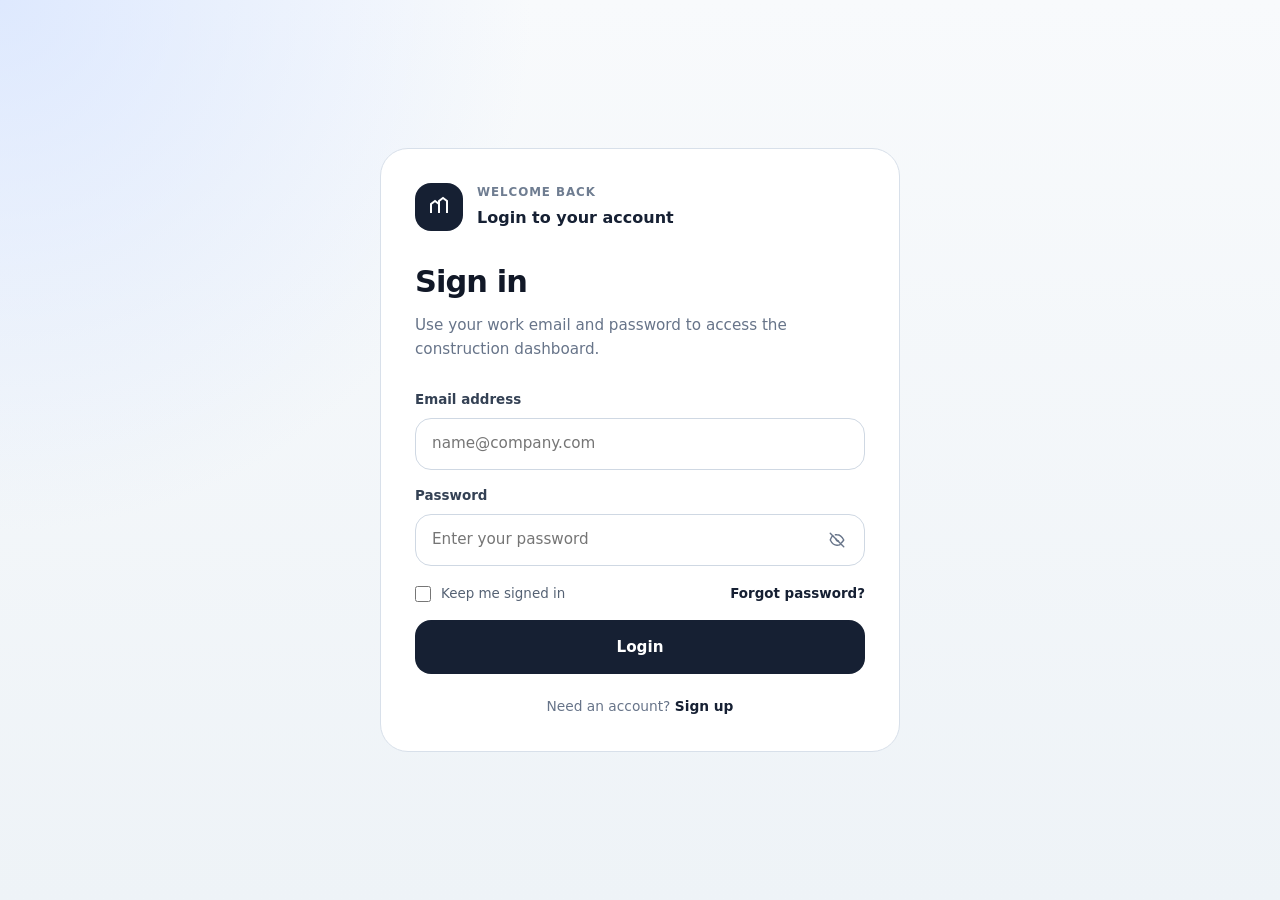
<file: index.html>
<!DOCTYPE html>
<html lang="en">
<head>
    <meta charset="UTF-8">
    <meta name="viewport" content="width=device-width, initial-scale=1.0">
    <title>CEJ Construction - Dashboard</title>
    <link rel="stylesheet" href="style.css">
</head>
<body>
    <div class="app-shell">
        <div class="sidebar-backdrop" id="sidebarBackdrop" hidden></div>
        <aside class="sidebar" id="sidebar">
            <div class="sidebar__header">
                <button class="sidebar-close" id="sidebarClose" type="button" aria-label="Close navigation menu">
                    <svg viewBox="0 0 24 24">
                        <path d="M6 6l12 12"></path>
                        <path d="M18 6L6 18"></path>
                    </svg>
                </button>
                <div class="brand">
                    <div class="brand__logo" aria-hidden="true">
                        <svg viewBox="0 0 48 48" class="brand__logo-svg">
                            <rect x="4" y="26" width="10" height="14" rx="1" stroke="white" stroke-width="2.5" fill="none"></rect>
                            <rect x="18" y="18" width="10" height="22" rx="1" stroke="white" stroke-width="2.5" fill="none"></rect>
                            <rect x="32" y="10" width="12" height="30" rx="1" stroke="white" stroke-width="2.5" fill="none"></rect>
                            <path d="M6 20L18 14L30 19L42 8" stroke="white" stroke-width="3" fill="none"></path>
                        </svg>
                    </div>
                    <div class="brand__text">
                        <h1>CEJ Construction</h1>
                        <p id="sidebarBrandMeta">Signed out</p>
                    </div>
                </div>
            </div>

            <nav class="sidebar__nav" id="sidebarNav" aria-label="Primary"></nav>

            <div class="sidebar__footer">
                <div class="profile-card">
                    <div class="profile-card__avatar" id="sidebarProfileAvatar">GU</div>
                    <div class="profile-card__info">
                        <strong id="sidebarProfileName">Guest User</strong>
                        <span id="sidebarProfileEmail">Not signed in</span>
                    </div>
                </div>
                <button class="logout-button" id="logoutButton" type="button">
                    <span class="menu-icon" aria-hidden="true">
                        <svg viewBox="0 0 24 24">
                            <path d="M9 21H5a2 2 0 0 1-2-2V5a2 2 0 0 1 2-2h4"></path>
                            <path d="M16 17l5-5-5-5"></path>
                            <path d="M21 12H9"></path>
                        </svg>
                    </span>
                    <span>Logout</span>
                </button>
            </div>
        </aside>

        <main class="main content-area">
            <header class="topbar content-header" id="appHeader">
                <div class="page-title" id="contentHeaderTitle">Dashboard</div>
                <div class="topbar-right header-actions" id="topbarActions">
                    <button class="topbar-primary-action" id="newJobButton" type="button">
                        <span aria-hidden="true">+</span>
                        <span>New job</span>
                    </button>
                    <button class="notification-button" id="notificationToggle" type="button" aria-label="Show notifications" aria-expanded="false">
                        <span class="menu-icon" aria-hidden="true">
                            <svg viewBox="0 0 24 24">
                                <path d="M6 8a6 6 0 1 1 12 0c0 7 3 9 3 9H3s3-2 3-9"></path>
                                <path d="M10 21a2 2 0 0 0 4 0"></path>
                            </svg>
                        </span>
                        <span class="notification-button__badge" id="notificationBadge">3</span>
                    </button>
                    <button class="menu-toggle" id="sidebarToggle" type="button" aria-label="Open navigation menu" aria-expanded="false" aria-controls="sidebar">
                        <svg viewBox="0 0 24 24">
                            <line x1="4" y1="7" x2="20" y2="7"></line>
                            <line x1="4" y1="12" x2="20" y2="12"></line>
                            <line x1="4" y1="17" x2="20" y2="17"></line>
                        </svg>
                    </button>
                    <div class="notification-card" id="notificationCard" hidden>
                        <div class="notification-card__header">
                            <strong>Notifications</strong>
                            <button class="notification-card__mark-all" id="notificationMarkAll" type="button">Mark all read</button>
                        </div>
                        <div class="notification-list" id="notificationList"></div>
                    </div>
                </div>
            </header>

            <section class="content page-content" id="content">
                <div class="page active page-layout" id="pageContent"></div>
            </section>
        </main>
    </div>
    <div class="toast-stack" id="toastStack" aria-live="polite" aria-atomic="true"></div>

    <script src="js/sidebar.js"></script>
    <script src="js/pages/dashboard.js"></script>
    <script src="js/pages/schedule.js"></script>
    <script src="js/pages/scope.js"></script>
    <script src="js/pages/team.js"></script>
    <script src="js/pages/finance.js"></script>
    <script src="js/pages/notifications.js"></script>
    <script src="js/pages/clients.js"></script>
    <script src="js/pages/forms.js"></script>
    <script src="js/pages/archive.js"></script>
    <script src="js/pages/reporting.js"></script>
    <script src="js/pages/messages.js"></script>
    <script src="js/pages/access.js"></script>
    <script src="js/pages/login.js"></script>
    <script src="js/pages/signup.js"></script>
    <script src="js/supabase-config.js"></script>
    <script src="js/app.js"></script>
</body>
</html>
</file>
<file: style.css>
* {
    box-sizing: border-box;
}

[hidden] {
    display: none !important;
}

:root {
    --bg: #f4f6fb;
    --panel: #ffffff;
    --border: #e6e8f0;
    --text: #18243d;
    --muted: #6f7a8f;
    --accent: #f4f7ff;
    --accent-strong: #2f6df6;
    --danger: #eb5757;
    --shadow: 0 20px 45px rgba(24, 36, 61, 0.08);
}

body {
    margin: 0;
    min-height: 100vh;
    font-family: "Segoe UI", Tahoma, Geneva, Verdana, sans-serif;
    background:
        radial-gradient(circle at top left, rgba(47, 109, 246, 0.08), transparent 30%),
        linear-gradient(180deg, #f8faff 0%, var(--bg) 100%);
    color: var(--text);
}

.app-shell {
    display: flex;
    min-height: 100vh;
}

.sidebar {
    width: 246px;
    background: var(--panel);
    border-right: 1px solid var(--border);
    display: flex;
    flex-direction: column;
}

.sidebar__header {
    padding: 22px 16px 18px;
    border-bottom: 1px solid var(--border);
}

.brand {
    display: flex;
    align-items: center;
    gap: 12px;
}

.brand__logo {
    width: 44px;
    height: 44px;
    border-radius: 12px;
    background: linear-gradient(135deg, #192848, #2f6df6);
    display: grid;
    place-items: center;
    flex-shrink: 0;
}

.brand__logo-svg {
    width: 26px;
    height: 26px;
    fill: #f8fbff;
    stroke: #f8fbff;
}

.brand__text h1 {
    margin: 0;
    font-size: 1.6rem;
    line-height: 1.2;
}

.brand__text p {
    margin: 4px 0 0;
    color: var(--muted);
    font-size: 0.95rem;
}

.sidebar__nav {
    padding: 14px 0;
    flex: 1;
}

.nav-item {
    display: flex;
    align-items: center;
    gap: 14px;
    width: 100%;
    padding: 14px 20px;
    border: 0;
    border-left: 3px solid transparent;
    background: transparent;
    color: var(--muted);
    font: inherit;
    text-align: left;
    border-radius: 8px;
    cursor: pointer;
    transition: background-color 0.2s ease, color 0.2s ease, border-color 0.2s ease;
}

.nav-item:hover {
    background: #fafbfe;
    color: var(--text);
}

.nav-item.is-active {
    background: var(--accent);
    border-left-color: var(--accent-strong);
    color: var(--text);
    font-weight: 600;
}

.menu-icon {
    width: 20px;
    height: 20px;
    display: inline-flex;
    align-items: center;
    justify-content: center;
    color: #8a94ab;
    flex-shrink: 0;
}

.nav-item.is-active .menu-icon,
.logout-button:hover .menu-icon {
    color: var(--accent-strong);
}

.menu-icon svg {
    width: 20px;
    height: 20px;
    fill: none;
    stroke: currentColor;
    stroke-width: 1.8;
    stroke-linecap: round;
    stroke-linejoin: round;
}

.nav-item__label {
    flex: 1;
}

.nav-item__badge {
    min-width: 22px;
    height: 22px;
    border-radius: 999px;
    background: var(--danger);
    color: #fff;
    display: inline-flex;
    align-items: center;
    justify-content: center;
    font-size: 0.75rem;
    font-weight: 700;
    padding: 0 6px;
}

.sidebar__footer {
    padding: 16px;
    border-top: 1px solid var(--border);
    background: linear-gradient(180deg, rgba(244, 247, 255, 0.3), rgba(244, 247, 255, 0.8));
}

.profile-card {
    display: flex;
    align-items: center;
    gap: 12px;
    margin-bottom: 14px;
}

.profile-card__avatar {
    width: 42px;
    height: 42px;
    border-radius: 50%;
    background: linear-gradient(135deg, #ffb36b, #ff7f50);
    color: #fff;
    display: grid;
    place-items: center;
    font-weight: 700;
}

.profile-card__info {
    display: flex;
    flex-direction: column;
    min-width: 0;
}

.profile-card__info strong {
    font-size: 0.95rem;
}

.profile-card__info span {
    color: var(--muted);
    font-size: 0.83rem;
    white-space: nowrap;
    overflow: hidden;
    text-overflow: ellipsis;
}

.logout-button {
    width: 100%;
    display: flex;
    align-items: center;
    gap: 12px;
    border: 0;
    border-radius: 12px;
    background: #fff;
    padding: 12px 14px;
    color: var(--text);
    font: inherit;
    cursor: pointer;
    box-shadow: 0 6px 18px rgba(24, 36, 61, 0.06);
}
.content-area{
    display: flex;
    flex-direction: column;
    width: 100%;
    overflow: hidden;
}
.page-content {
    flex: 1;
    background: #f8faff;
    display: flex;
    flex-direction: column;
    min-width: 0;
}

.content-header {
    height: 96px;
    padding: 22px 28px;
    border-bottom: 1px solid var(--border);
    display: flex;
    align-items: center;
    justify-content: space-between;
    gap: 20px;
    background: rgba(255, 255, 255, 0.8);
    backdrop-filter: blur(10px);
}

.content-header__title-group h2 {
    margin: 0;
    font-size: 2rem;
}

.search-box {
    width: min(100%, 560px);
    display: flex;
    align-items: center;
    gap: 10px;
    background: #f6f8fd;
    border: 1px solid #cfd7ea;
    border-radius: 999px;
    padding: 0 16px;
    height: 52px;
}

.search-box input {
    flex: 1;
    border: 0;
    outline: 0;
    background: transparent;
    font: inherit;
    color: var(--text);
}



.page-card {
    background: #fff;
    border: 1px solid #dce3f4;
    border-radius: 28px;
    box-shadow: var(--shadow);
}

.hero-panel {
    padding: 22px;
    margin-bottom: 28px;
}

.hero-panel__top {
    display: flex;
    align-items: flex-start;
    justify-content: space-between;
    gap: 20px;
    margin-bottom: 18px;
}

.hero-panel__title-row {
    display: flex;
    align-items: center;
    gap: 12px;
    margin-bottom: 8px;
}

.hero-panel__title-row h3 {
    margin: 0;
    font-size: 1.9rem;
}

.status-pill {
    display: inline-flex;
    align-items: center;
    height: 28px;
    border-radius: 999px;
    padding: 0 12px;
    font-size: 0.78rem;
    font-weight: 700;
    letter-spacing: 0.08em;
    text-transform: uppercase;
}

.status-pill--green {
    background: #e4f8ea;
    color: #1f9d58;
}

.hero-panel__top p,
.section-heading p,
.venue-card__meta {
    margin: 0;
    color: var(--muted);
    line-height: 1.6;
}

.hero-dots {
    display: flex;
    gap: 10px;
    padding-top: 4px;
}

.hero-dots span {
    width: 12px;
    height: 12px;
    border-radius: 50%;
    background: #f7d7d7;
}

.hero-dots span.is-active {
    width: 28px;
    border-radius: 999px;
    background: #ff6b6b;
}

.venue-grid {
    display: grid;
    grid-template-columns: repeat(3, minmax(0, 1fr));
    gap: 20px;
}

.venue-card {
    overflow: hidden;
    border: 2px solid #7be3b6;
    border-radius: 24px;
    background: #fff;
}

.venue-card__image-wrap {
    position: relative;
    height: 274px;
    background: linear-gradient(135deg, #d3dff9, #f3f6ff);
}

.venue-card__image {
    width: 100%;
    height: 100%;
    object-fit: cover;
    display: block;
}

.venue-card__badge,
.venue-card__action {
    position: absolute;
    top: 18px;
}

.venue-card__badge {
    left: 18px;
    background: #1fbb73;
    color: #fff;
    border-radius: 999px;
    padding: 9px 14px;
    font-size: 0.78rem;
    font-weight: 700;
}

.venue-card__action {
    right: 18px;
    width: 42px;
    height: 42px;
    border: 0;
    border-radius: 50%;
    background: #fff;
    color: #ff6b6b;
    display: grid;
    place-items: center;
    box-shadow: 0 10px 20px rgba(24, 36, 61, 0.12);
}

.venue-card__body {
    padding: 18px 18px 20px;
}

.venue-card__title-row,
.section-heading {
    display: flex;
    align-items: flex-start;
    justify-content: space-between;
    gap: 16px;
}

.venue-card__title-row h4,
.section-heading h3 {
    margin: 0;
    font-size: 1.15rem;
}

.venue-card__rating {
    color: #ff6b6b;
    font-weight: 700;
    white-space: nowrap;
}

.venue-card__meta {
    margin-top: 10px;
}

.state-pill-row,
.tag-row,
.venue-card__bottom {
    display: flex;
    align-items: center;
    justify-content: space-between;
    gap: 12px;
}

.state-pill-row {
    margin-top: 16px;
    justify-content: flex-start;
}

.state-pill {
    display: inline-flex;
    align-items: center;
    gap: 8px;
    height: 32px;
    padding: 0 14px;
    border-radius: 999px;
    font-weight: 600;
}

.state-pill::before {
    content: "";
    width: 10px;
    height: 10px;
    border-radius: 50%;
}

.state-pill--active {
    background: #e8f8ec;
    color: #1f9d58;
}

.state-pill--active::before {
    background: #37c978;
}

.state-pill--inactive {
    background: #ffecec;
    color: #ef6b6b;
}

.state-pill--inactive::before {
    background: #ff7b7b;
}

.tag-row {
    margin-top: 18px;
    flex-wrap: wrap;
    justify-content: flex-start;
}

.tag {
    display: inline-flex;
    align-items: center;
    min-height: 32px;
    border-radius: 999px;
    padding: 6px 14px;
    font-weight: 600;
}

.tag--green {
    background: #e7f8eb;
    color: #1f9d58;
}

.tag--pink {
    background: #fff0f0;
    color: #da6565;
}

.venue-card__bottom {
    margin-top: 18px;
}

.toggle {
    width: 48px;
    height: 28px;
    border-radius: 999px;
    background: #dfe4ee;
    position: relative;
}

.toggle::after {
    content: "";
    position: absolute;
    top: 4px;
    left: 4px;
    width: 20px;
    height: 20px;
    border-radius: 50%;
    background: #fff;
    box-shadow: 0 3px 8px rgba(24, 36, 61, 0.16);
}

.toggle.is-on {
    background: #2fcb7d;
}

.toggle.is-on::after {
    left: 24px;
}

.content-section {
    padding: 8px 2px 0;
}

.section-heading {
    margin-bottom: 18px;
}

.child-card-grid {
    display: grid;
    grid-template-columns: repeat(2, minmax(0, 1fr));
    gap: 18px;
}

.child-card {
    padding: 24px;
}

.child-card h4 {
    margin: 0 0 8px;
    font-size: 1.1rem;
}

.child-card p {
    margin: 0;
    color: var(--muted);
    line-height: 1.6;
}

@media (max-width: 900px) {
    .app-shell {
        flex-direction: column;
    }

    .sidebar {
        width: 100%;
    }

    .page-content {
        min-width: 100%;
    }

    .content-header {
        height: auto;
        padding: 18px;
        flex-direction: column;
        align-items: stretch;
    }

    .page-layout {
        padding: 18px;
    }

    .hero-panel__top,
    .section-heading,
    .venue-card__title-row {
        flex-direction: column;
        align-items: flex-start;
    }

    .venue-grid,
    .child-card-grid {
        grid-template-columns: 1fr;
    }
}

/* index.html extracted styles */
/* ----- RESET & GLOBAL ----- */
        * {
            margin: 0;
            padding: 0;
            box-sizing: border-box;
        }

        body {
            font-family: system-ui, -apple-system, 'Segoe UI', Roboto, 'Helvetica Neue', sans-serif;
            background: #f5f7fc;
            color: #1e1f2a;
            line-height: 1.5;
        }

        .app-shell {
            display: flex;
            height: 100vh;
            width: 100%;
            overflow: hidden;
        }

        /* ----- SIDEBAR (scroll inside, fixed height) ----- */
        .sidebar {
            width: 280px;
            background: #ffffff;
            border-right: 1px solid #e9ebf0;
            display: flex;
            flex-direction: column;
            box-shadow: 1px 0 8px rgba(0, 0, 0, 0.02);
            height: 100vh;
            flex-shrink: 0;
        }

        .sidebar__header {
            padding: 24px 20px 16px 20px;
            border-bottom: 1px solid #f0f2f6;
            flex-shrink: 0;
        }

        .brand {
            display: flex;
            align-items: center;
            gap: 12px;
        }

        .brand__logo {
            width: 42px;
            height: 42px;
            background: #1e3a8a;
            border-radius: 12px;
            display: flex;
            align-items: center;
            justify-content: center;
        }

        .brand__logo-svg {
            width: 28px;
            height: 28px;
            stroke: white;
            fill: none;
        }

        .brand__text h1 {
            font-size: 1.1rem;
            font-weight: 700;
            letter-spacing: -0.01em;
            color: #0b1c3f;
            line-height: 1.3;
        }

        .brand__text p {
            font-size: 0.75rem;
            color: #5e6f8c;
            margin-top: 2px;
        }

        /* --- SCROLLABLE NAV AREA (y-axis auto, fills remaining space) --- */
        .sidebar__nav {
            flex: 1 1 auto;
            overflow-y: auto;
            padding: 16px 12px 8px 12px;
            scrollbar-width: thin;
            scrollbar-color: #cbd5e1 #f1f5f9;
        }

        .sidebar__nav::-webkit-scrollbar {
            width: 5px;
        }

        .sidebar__nav::-webkit-scrollbar-track {
            background: #f1f5f9;
            border-radius: 20px;
        }

        .sidebar__nav::-webkit-scrollbar-thumb {
            background: #cbd5e1;
            border-radius: 20px;
        }

        /* nav items */
        .nav-item {
            display: flex;
            align-items: center;
            gap: 14px;
            width: 100%;
            padding: 12px 14px;
            margin-bottom: 8px;
            background: transparent;
            border: none;
            border-radius: 8px;
            font-size: 0.95rem;
            font-weight: 500;
            color: #334155;
            text-align: left;
            cursor: pointer;
            transition: all 0.15s ease;
            white-space: nowrap;
        }

        .nav-item:hover {
            background: #f1f5f9;
            color: #0f1825;
        }

        .nav-item.is-active {
            background: #eef2ff;
            color: #1e4bd2;
            font-weight: 600;
        }

        .nav-item.is-active .menu-icon svg {
            stroke: #1e4bd2;
            fill: none;
        }

        .nav-item.is-active .menu-icon svg rect,
        .nav-item.is-active .menu-icon svg path,
        .nav-item.is-active .menu-icon svg circle {
            stroke: #1e4bd2;
        }

        .menu-icon {
            width: 22px;
            height: 22px;
            display: flex;
            align-items: center;
            justify-content: center;
            flex-shrink: 0;
        }

        .menu-icon svg {
            width: 20px;
            height: 20px;
            stroke: #64748b;
            stroke-width: 1.8;
            fill: none;
            stroke-linecap: round;
            stroke-linejoin: round;
        }

        /* for filled icons like wallet, building, etc — keep consistent */
        .menu-icon svg rect,
        .menu-icon svg path,
        .menu-icon svg circle {
            stroke: #64748b;
        }

        .nav-item__label {
            flex: 1;
            text-align: left;
        }

        .nav-item__badge {
            background: #e2e8f0;
            color: #1e293b;
            font-size: 0.7rem;
            font-weight: 600;
            padding: 2px 8px;
            border-radius: 30px;
            line-height: 1.4;
            margin-left: 4px;
        }

        .nav-item.is-active .nav-item__badge {
            background: #dbeafe;
            color: #1e4bd2;
        }

        /* ----- SIDEBAR FOOTER (fixed at bottom) ----- */
        .sidebar__footer {
            padding: 16px 16px 20px 16px;
            border-top: 1px solid #edf2f7;
            flex-shrink: 0;
            background: white;
        }

        .profile-card {
            display: flex;
            align-items: center;
            gap: 12px;
            margin-bottom: 16px;
        }

        .profile-card__avatar {
            width: 40px;
            height: 40px;
            background: #1e3a8a;
            border-radius: 12px;
            display: flex;
            align-items: center;
            justify-content: center;
            color: white;
            font-weight: 600;
            font-size: 0.9rem;
            flex-shrink: 0;
        }

        .profile-card__info {
            display: flex;
            flex-direction: column;
            font-size: 0.85rem;
        }

        .profile-card__info strong {
            font-weight: 700;
            color: #0f1825;
        }

        .profile-card__info span {
            color: #64748b;
            font-size: 0.75rem;
        }

        .logout-button {
            display: flex;
            align-items: center;
            gap: 14px;
            width: 100%;
            padding: 12px 14px;
            background: #fafbfc;
            border: 1px solid #e2e8f0;
            border-radius: 14px;
            font-size: 0.95rem;
            font-weight: 500;
            color: #475569;
            cursor: pointer;
            transition: all 0.15s;
        }

        .logout-button:hover {
            background: #fff1f0;
            border-color: #fecaca;
            color: #b91c1c;
        }

        .logout-button .menu-icon svg {
            stroke: #64748b;
        }

        .logout-button:hover .menu-icon svg {
            stroke: #b91c1c;
        }

        /* ----- MAIN CONTENT (unchanged, clean) ----- */
        .page-content {
            flex: 1;
            display: flex;
            flex-direction: column;
            overflow-y: auto;
            background: #f9fafc;
            padding: 24px 24px 24px 24px;
        }

        .content-header {
            display: flex;
            align-items: center;
            justify-content: space-between;
            padding: 20px 0 16px 0;
            flex-shrink: 0;
            border-bottom: 1px solid #eef2f6;
            margin-bottom: 24px;
        }

        .content-header__title-group h2 {
            font-size: 1.8rem;
            font-weight: 600;
            letter-spacing: -0.02em;
            color: #0b1c3f;
        }

        .search-box {
            display: flex;
            align-items: center;
            background: white;
            padding: 8px 16px;
            border-radius: 40px;
            border: 1px solid #e2e8f0;
            min-width: 260px;
            box-shadow: 0 2px 6px rgba(0,0,0,0.02);
        }

        .search-box .menu-icon {
            margin-right: 10px;
        }

        .search-box input {
            border: none;
            background: transparent;
            font-size: 0.9rem;
            width: 100%;
            outline: none;
            color: #1e293b;
        }

        .search-box input::placeholder {
            color: #94a3b8;
        }

       

        /* dashboard mock */
        .dashboard-grid {
            display: grid;
            grid-template-columns: repeat(3,1fr);
            gap: 22px;
        }
        .stat-card {
            background: #fafcff;
            padding: 20px;
            border-radius: 20px;
            border: 1px solid #eef2f6;
        }

        /* zoom behaviour: when zoomed out, scroll appears only if needed.
           The nav uses overflow-y: auto and flex:1, so it shrinks/grows naturally */


.content-header {
    background: #ffffff;
}

/* Layout alignment overrides */
.app-shell {
    min-height: 100vh;
    align-items: stretch;
}

.sidebar {
    width: 300px;
    flex-shrink: 0;
}

.sidebar__header {
    min-height: 94px;
    padding: 20px 22px;
    display: flex;
    align-items: center;
    border-bottom: 1px solid #d9e1ef;
}

.page-content {
    flex: 1;
    min-width: 0;
    display: flex;
    flex-direction: column;
    background: #f8faff;
}

.content-header {
    min-height: 94px;
    padding: 20px 0;
    display: flex;
    align-items: center;
    justify-content: space-between;
    gap: 28px;
    background: #ffffff;
    border-bottom: 1px solid #d9e1ef;
    margin-bottom: 0;
}

.content-header__title-group {
    flex-shrink: 0;
    padding-left: 28px;
}

.content-header__title-group h2 {
    margin: 0;
    font-size: 1.45rem;
    font-weight: 700;
    color: #1c2840;
}

.header-actions {
    position: relative;
    display: flex;
    align-items: center;
    justify-content: flex-end;
    /* padding-right: 28px; */
}

.topbar-primary-action {
    min-height: 48px;
    padding: 0 18px;
    border: 1px solid #162033;
    border-radius: 16px;
    background: #162033;
    color: #ffffff;
    display: inline-flex;
    align-items: center;
    justify-content: center;
    gap: 8px;
    font: inherit;
    font-size: 0.9rem;
    font-weight: 700;
    cursor: pointer;
    transition: background-color 0.2s ease, border-color 0.2s ease;
}

.topbar-primary-action:hover {
    background: #22314c;
    border-color: #22314c;
}

.notification-button {
    position: relative;
    width: 48px;
    height: 48px;
    border: 1px solid #d7dfec;
    border-radius: 16px;
    background: #f8fbff;
    color: #51627e;
    display: inline-flex;
    align-items: center;
    justify-content: center;
    cursor: pointer;
    transition: background-color 0.2s ease, border-color 0.2s ease, color 0.2s ease;
}

.notification-button:hover,
.notification-button.is-active {
    background: #eef4ff;
    border-color: #bfd0ef;
    color: #2455d6;
}

.notification-button__badge {
    position: absolute;
    top: 6px;
    right: 6px;
    min-width: 18px;
    height: 18px;
    padding: 0 5px;
    border-radius: 999px;
    background: #ef4444;
    color: #ffffff;
    font-size: 0.68rem;
    font-weight: 700;
    display: inline-flex;
    align-items: center;
    justify-content: center;
}

.notification-card {
    position: absolute;
    top: calc(100% + 14px);
    right: 28px;
    width: 370px;
    background: #ffffff;
    border: 1px solid #d8e1f0;
    border-radius: 16px;
    box-shadow: 0 20px 45px rgba(24, 36, 61, 0.14);
    padding: 0;
    z-index: 20;
    overflow: hidden;
}

.notification-card__header {
    display: flex;
    align-items: center;
    justify-content: space-between;
    gap: 12px;
    padding: 14px 14px 10px;
    border-bottom: 1px solid #dce5f0;
    background: #ffffff;
}

.notification-card__header strong {
    font-size: 0.92rem;
    color: #18243d;
}

.notification-card__mark-all {
    border: 1px solid #c9d1db;
    background: #f5f5f5;
    color: #384354;
    border-radius: 12px;
    padding: 8px 14px;
    font: inherit;
    font-size: 0.82rem;
    cursor: pointer;
}

.notification-list {
    display: flex;
    flex-direction: column;
    background: #ffffffff;
}

.notification-item {
    display: flex;
    align-items: flex-start;
    gap: 10px;
    padding: 12px 14px;
    background: #ffffffff;
    border-bottom: 1px solid #bfd2ea;
}

.notification-item__dot {
    width: 8px;
    height: 8px;
    margin-top: 6px;
    border-radius: 50%;
    flex-shrink: 0;
}

.notification-item__dot--amber {
    background: #f2a228;
}

.notification-item__dot--blue {
    background: #4690e8;
}

.notification-item__dot--red {
    background: #ef5757;
}

.notification-item.is-read {
    opacity: 0.72;
}

.notification-item__content h3 {
    margin: 0 0 4px;
    font-size: 0.78rem;
    font-weight: 400;
    color: #18243d;
}

.notification-item__content p {
    margin: 0;
    color: #5f708c;
    font-size: 0.76rem;
    line-height: 1.35;
}

.notification-item__content span {
    color: #8a96ad;
    font-size: 0.66rem;
    font-weight: 600;
}

.page-layout {
    /* padding: 30px 28px 0; */
    min-width: 0;
    /* overflow-x: hidden; */
}

@media (max-width: 900px) {
    .sidebar {
        width: 100%;
    }

    .sidebar__header {
        min-height: auto;
    }

    .content-header {
        min-height: auto;
        justify-content: stretch;
        gap: 16px;
    }

    .content-header__title-group {
        padding-left: 18px;
    }

    .header-actions {
        /* width: 100%; */
        /* padding: 0 18px 0 18px; */
        justify-content: flex-end;
    }

    .notification-card {
        right: 18px;
        width: min(100%, 360px);
    }

}

/* Final layout cleanup */
html,
body {
    max-width: 100%;
    overflow-x: hidden;
}

body {
    background: #ffffff;
}

.app-shell,
.content-area,
.page-content,
.page-layout {
    width: 100%;
    max-width: 100%;
}

html,
body {
    height: 100%;
}

body {
    overflow: hidden;
}

.app-shell,
.content-area {
    height: 100vh;
}

.page-content {
    flex: 1;
    min-height: 0;
    overflow-y: auto;
    overflow-x: hidden;
    background: transparent;
    padding: 0;
}

.page-layout {
    overflow-x: hidden;
}

.sidebar {
    height: 100vh;
    overflow: hidden;
    position: relative;
    z-index: 30;
}

.header-actions {
    margin-left: auto;
}

.main {
    display: flex;
    flex-direction: column;
    min-width: 0;
}

.topbar {
    display: flex;
    align-items: center;
    gap: 16px;
    min-height: 94px;
    padding: 20px 28px;
    border-bottom: 1px solid #d9e1ef;
    background: #ffffff;
    flex-shrink: 0;
}

.page-title {
    font-size: 32px;
    font-weight: 700;
    color: #1c2840;
    white-space: nowrap;
}

.menu-toggle {
    display: none;
    width: 46px;
    height: 46px;
    border: 1px solid #d7dfec;
    border-radius: 14px;
    background: #ffffff;
    color: #51627e;
    align-items: center;
    justify-content: center;
    cursor: pointer;
}

.menu-toggle svg {
    width: 20px;
    height: 20px;
    fill: none;
    stroke: currentColor;
    stroke-width: 2;
    stroke-linecap: round;
}

.sidebar-close {
    display: none;
    width: 40px;
    height: 40px;
    border: 1px solid #d7dfec;
    border-radius: 12px;
    background: #ffffff;
    color: #51627e;
    align-items: center;
    justify-content: center;
    cursor: pointer;
    margin-left: auto;
    margin-bottom: 12px;
}

.sidebar-close svg {
    width: 18px;
    height: 18px;
    fill: none;
    stroke: currentColor;
    stroke-width: 2;
    stroke-linecap: round;
}

.search-box {
    width: min(100%, 530px);
    margin-right: auto;
}

.search-ico {
    width: 18px;
    height: 18px;
    flex-shrink: 0;
    fill: none;
    stroke: #64748b;
    stroke-width: 1.8;
    stroke-linecap: round;
    stroke-linejoin: round;
}

.topbar-right {
    position: relative;
    display: flex;
    align-items: center;
    gap: 12px;
    margin-left: 0;
}

.content {
    flex: 1;
    min-height: 0;
    min-width: 0;
    overflow-y: auto;
    overflow-x: hidden;
    background: transparent;
}

.page {
    min-width: 0;
}

.page-layout {
    padding-left: 28px;
    padding-right: 28px;
    padding-bottom: 20px;
}

.toast-stack {
    position: fixed;
    top: 20px;
    right: 20px;
    z-index: 200;
    display: flex;
    flex-direction: column;
    gap: 10px;
    pointer-events: none;
}

.toast {
    min-width: 260px;
    max-width: 360px;
    border-radius: 16px;
    padding: 14px 16px;
    color: #ffffff;
    box-shadow: 0 18px 32px rgba(15, 23, 42, 0.2);
    font-size: 0.88rem;
    line-height: 1.45;
}

.toast--success {
    background: #166534;
}

.toast--error {
    background: #b91c1c;
}

.app-shell--auth .content-area {
    width: 100%;
}

.app-shell--auth .page-content {
    height: 100vh;
    overflow: hidden;
}

.app-shell--auth .page-layout {
    height: 100%;
    padding: 0;
}

.sidebar-backdrop {
    position: fixed;
    inset: 0;
    background: rgba(15, 23, 42, 0.35);
    z-index: 25;
}

@media (max-width: 768px) {
    .app-shell {
        position: relative;
    }

    .sidebar {
        position: fixed;
        top: 0;
        left: 0;
        width: min(86vw, 320px);
        transform: translateX(-100%);
        transition: transform 0.25s ease;
        box-shadow: 0 24px 48px rgba(15, 23, 42, 0.18);
        overflow: visible;
    }

    .sidebar__header {
        position: relative;
        display: block;
    }

    .app-shell.sidebar-open .sidebar {
        transform: translateX(0);
    }

    .main,
    .content-area {
        width: 100%;
    }

    .menu-toggle {
        display: inline-flex;
        margin-left: 0;
    }

    .sidebar-close {
        display: inline-flex;
        position: absolute;
        top: 20px;
        right: -50px;
        margin: 0;
        z-index: 2;
        opacity: 0;
        visibility: hidden;
        pointer-events: none;
        transition: opacity 0.2s ease, visibility 0.2s ease;
    }

    .app-shell.sidebar-open .sidebar-close {
        opacity: 1;
        visibility: visible;
        pointer-events: auto;
    }

    .topbar {
        padding: 16px 18px;
        min-height: 78px;
        flex-wrap: nowrap;
        justify-content: space-between;
        flex-direction: row;
    }

    .search-box {
        display: none;
    }

    .topbar-right {
        display: flex;
        align-items: center;
        justify-content: flex-end;
        gap: 10px;
        margin-left: auto;
    }

    .page-title {
        flex: 1;
        font-size: 1rem;
        min-width: 0;
        /* overflow: hidden;
        text-overflow: ellipsis;
        white-space: nowrap; */
    }

    .content-header__title-group,
    #contentHeaderTitle {
        padding: 0;
        margin: 0;
    }

    .page-layout {
        padding-left: 18px;
        padding-right: 18px;
        padding-bottom: 20px;
    }

    .dashboard-stats {
        grid-template-columns: repeat(2, minmax(0, 1fr));
    }

    .notification-button {
        flex-shrink: 0;
    }

    .topbar-primary-action {
        min-height: 44px;
        padding: 0 14px;
        border-radius: 14px;
        font-size: 0.84rem;
        flex-shrink: 0;
    }
}
</file>
